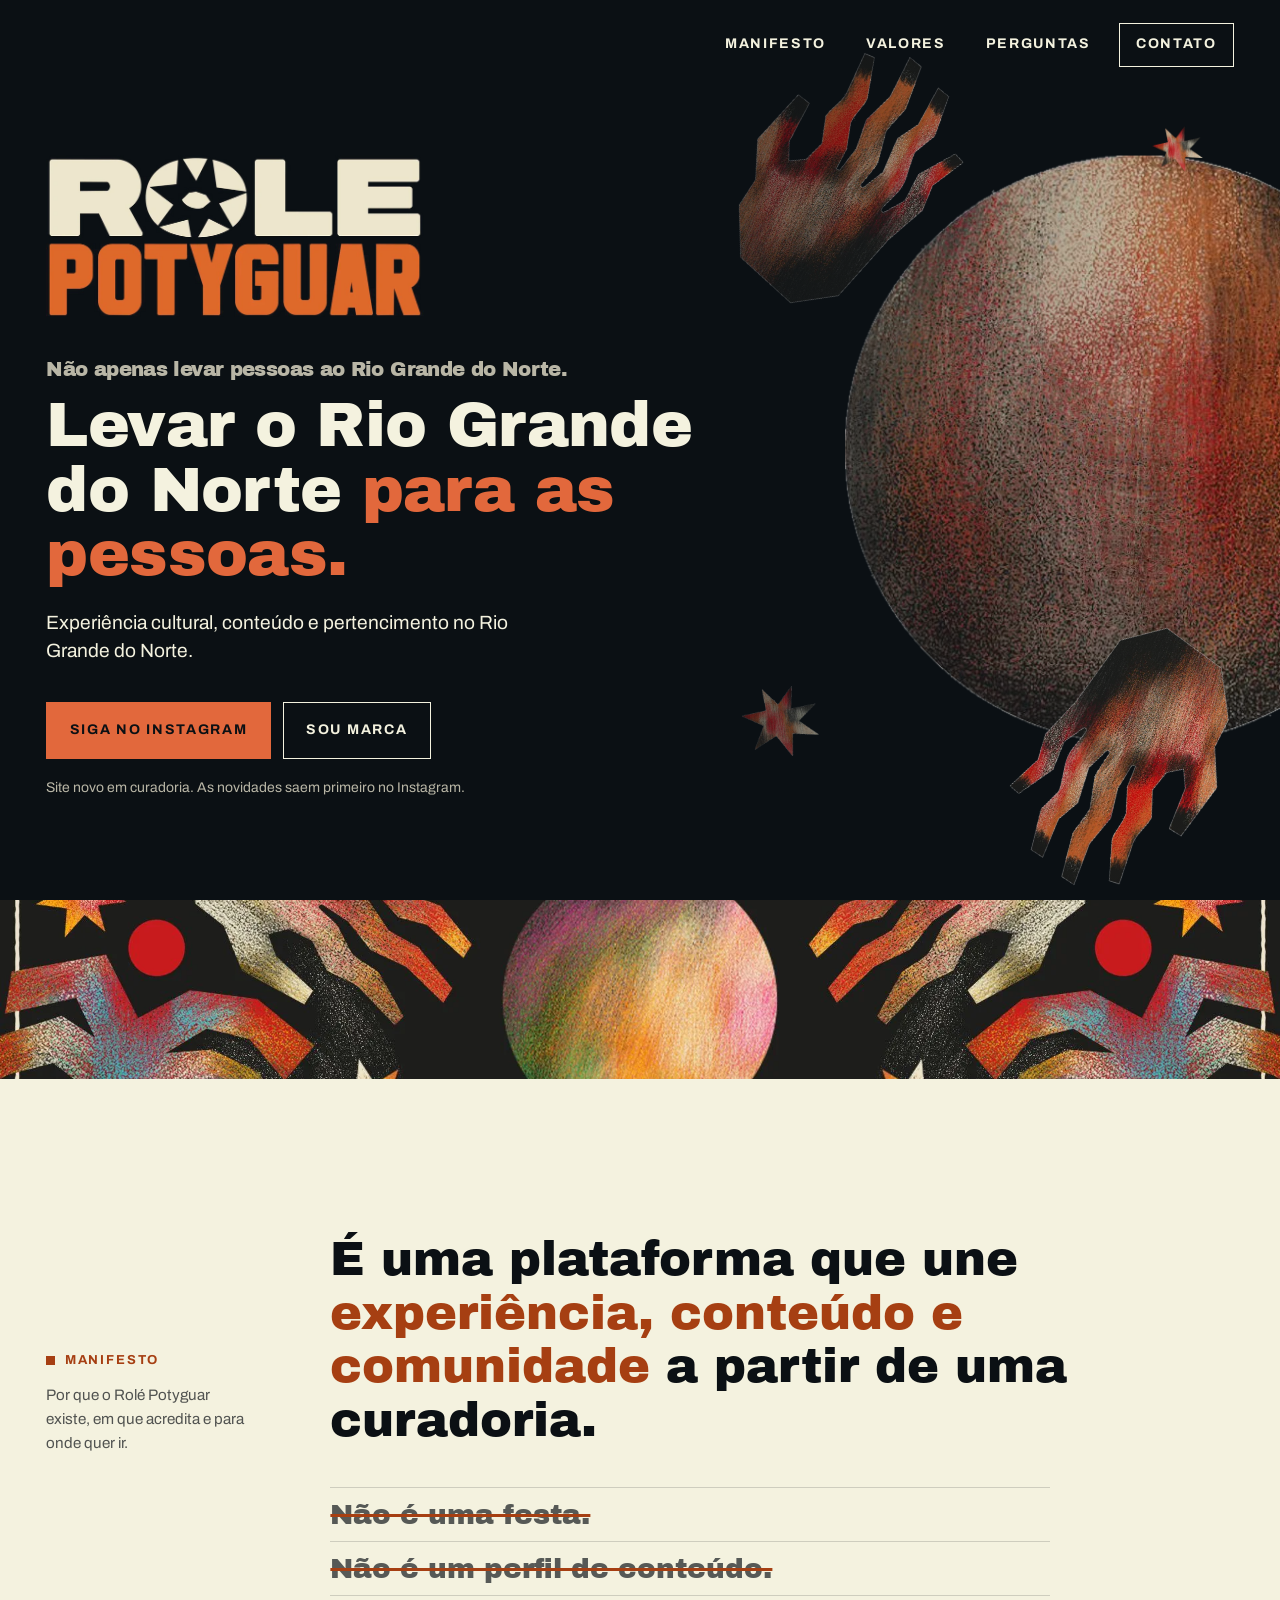
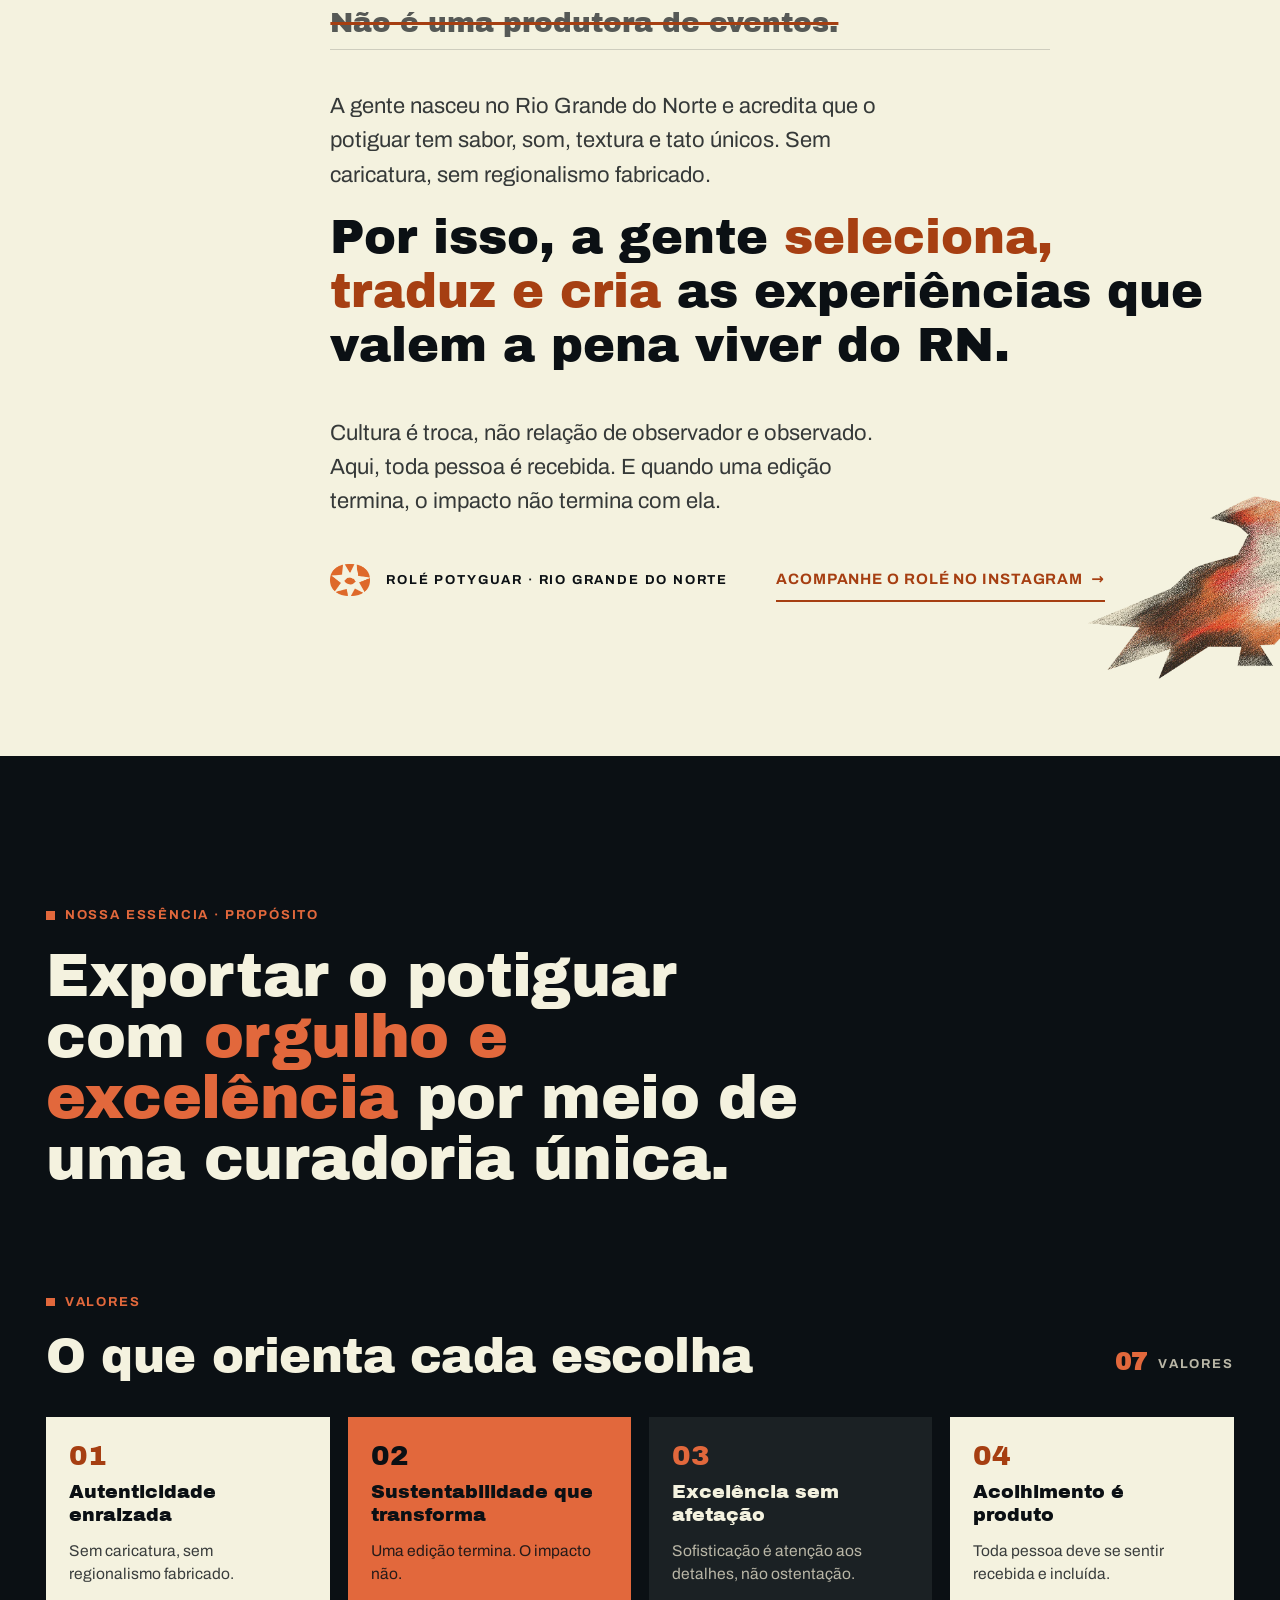
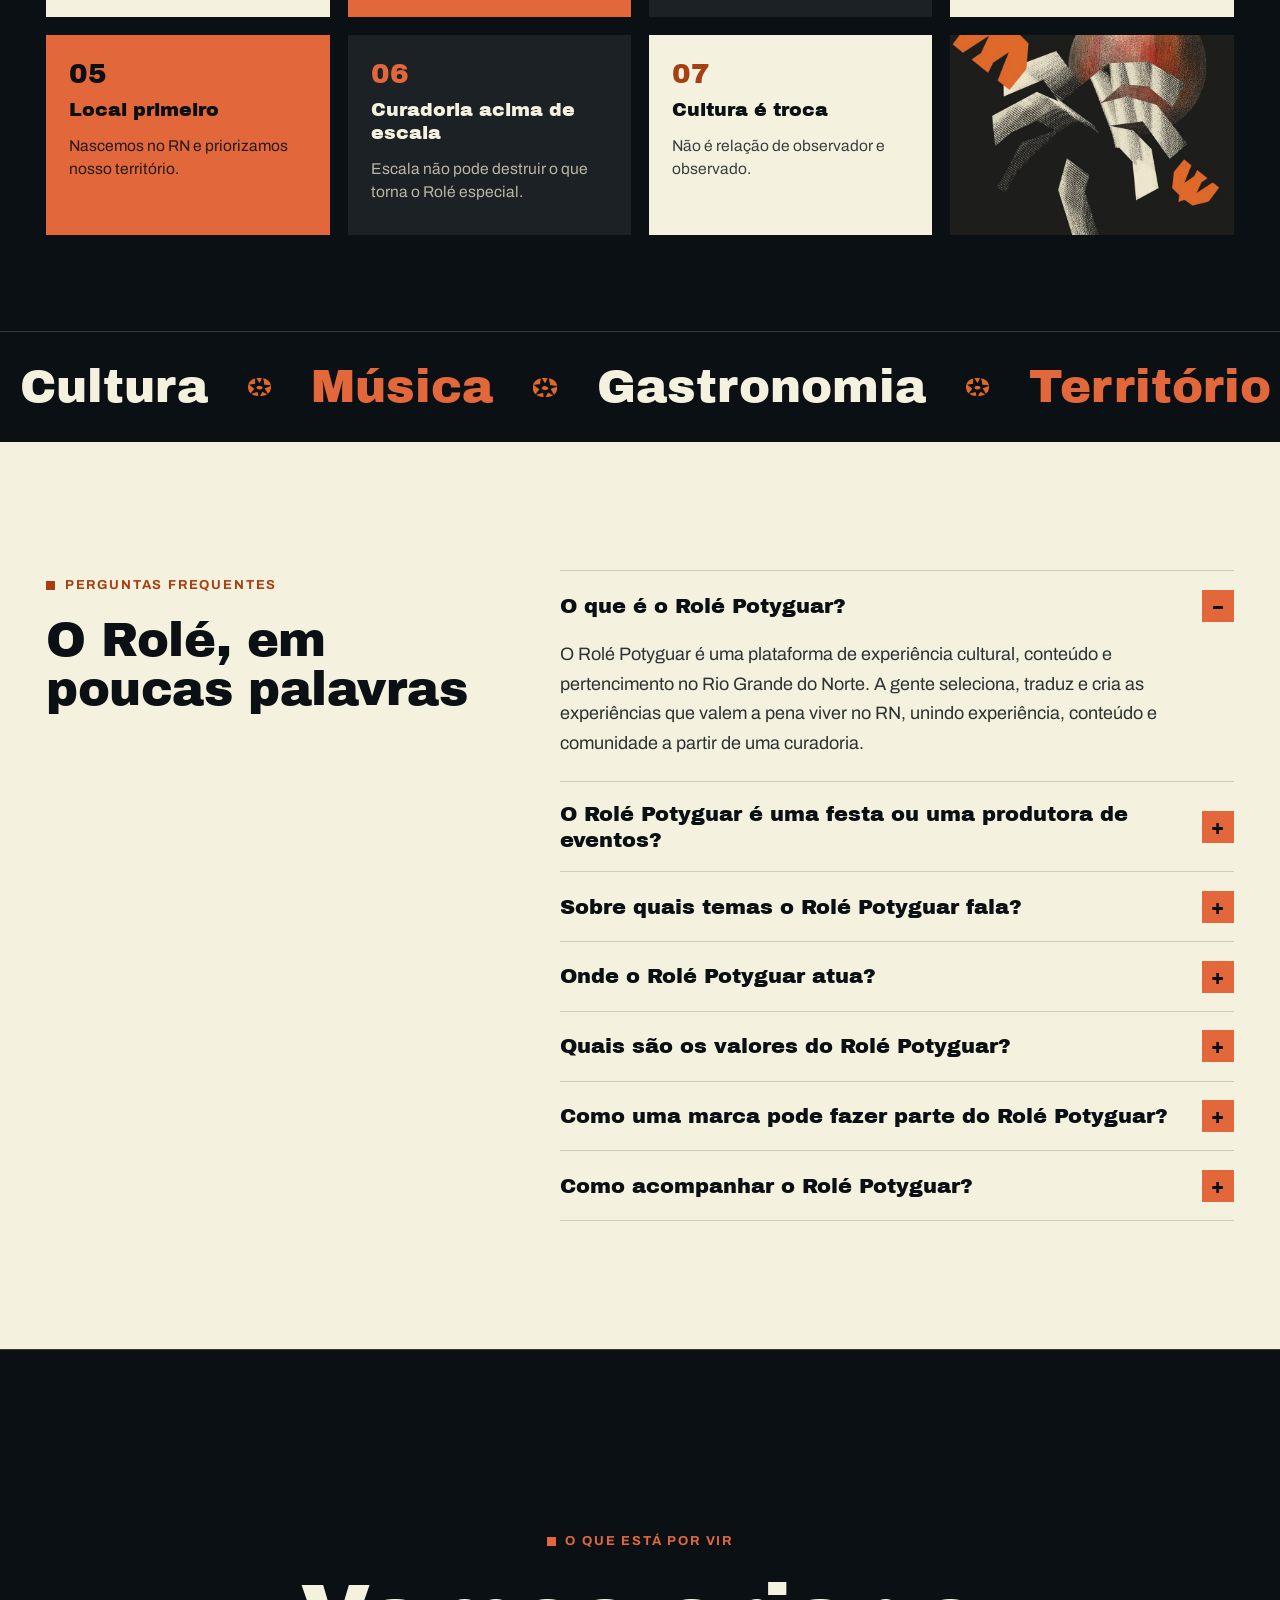
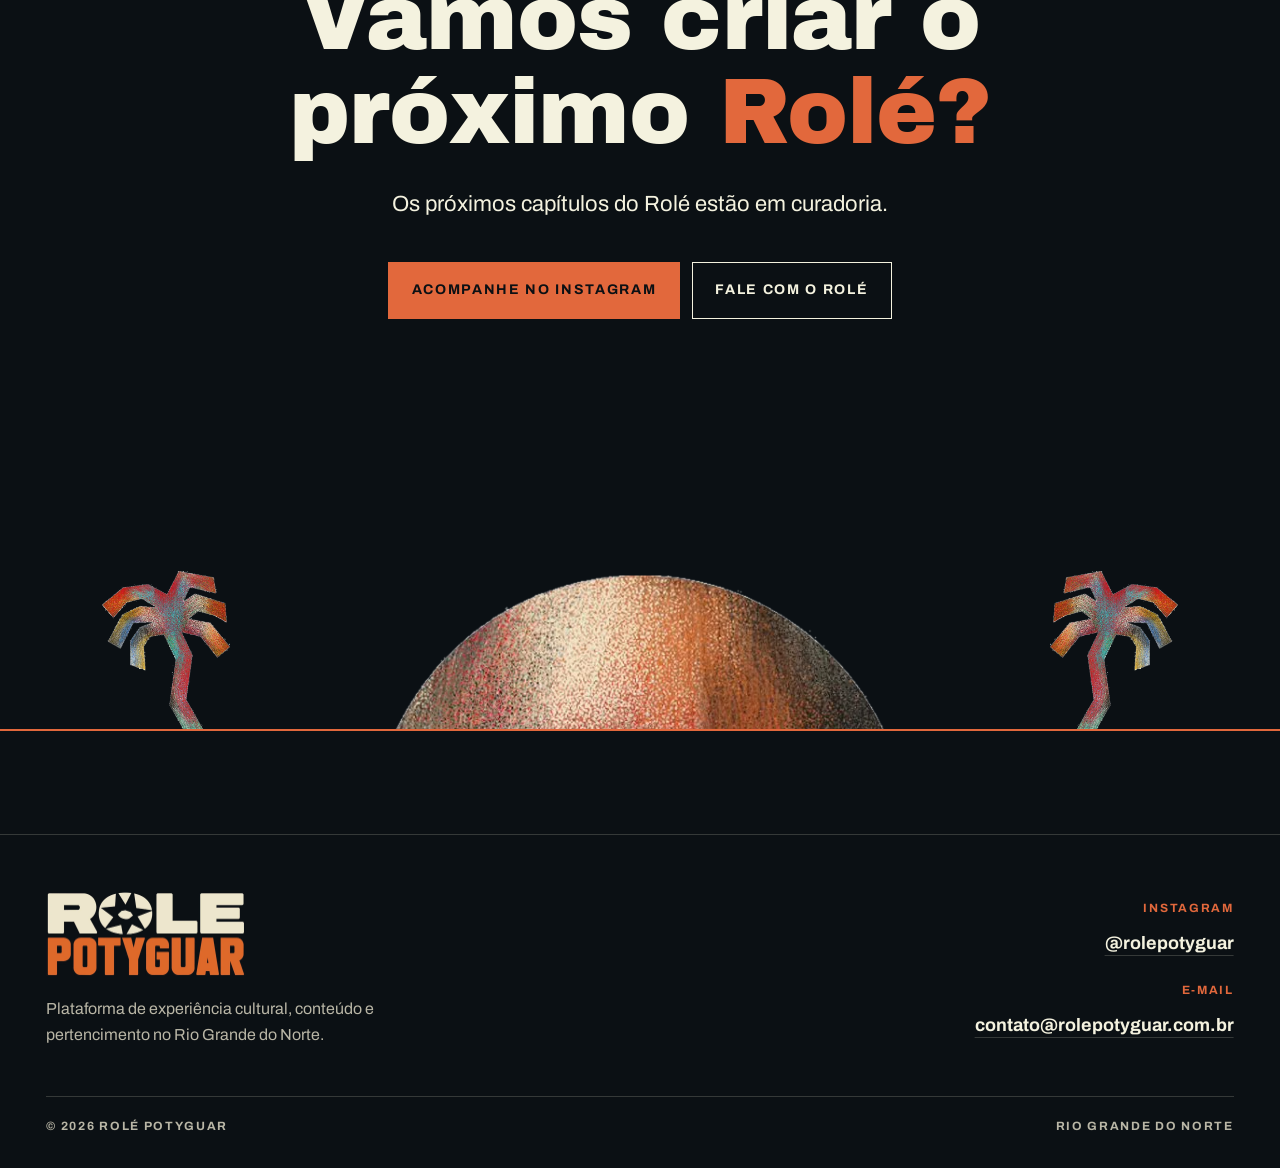
<file: index.html>
<!doctype html>
<html lang="pt-BR">
<head>
  <meta charset="utf-8">
  <meta name="viewport" content="width=device-width, initial-scale=1, viewport-fit=cover">
  <title>Rolé Potyguar | Experiência cultural no Rio Grande do Norte</title>
  <meta name="description" content="O Rolé Potyguar seleciona, traduz e cria as experiências que valem a pena viver no Rio Grande do Norte: cultura, música, gastronomia e comunidade.">
  <meta name="theme-color" content="#0B1014">
  <meta name="robots" content="index, follow, max-image-preview:large, max-snippet:-1">
  <meta name="format-detection" content="telephone=no">

  <!-- URL oficial. PENDENTE: confirmar o domínio (citado no Kit de Mídia). Se mudar, trocar aqui, no JSON-LD, robots.txt, sitemap.xml e llms.txt. -->
  <link rel="canonical" href="https://www.rolepotyguar.com.br/">
  <link rel="alternate" hreflang="pt-BR" href="https://www.rolepotyguar.com.br/">
  <link rel="alternate" hreflang="x-default" href="https://www.rolepotyguar.com.br/">

  <!-- Open Graph / redes sociais -->
  <meta property="og:type" content="website">
  <meta property="og:locale" content="pt_BR">
  <meta property="og:site_name" content="Rolé Potyguar">
  <meta property="og:url" content="https://www.rolepotyguar.com.br/">
  <meta property="og:title" content="Rolé Potyguar — Levar o Rio Grande do Norte para as pessoas">
  <meta property="og:description" content="Experiência cultural, conteúdo e pertencimento no Rio Grande do Norte.">
  <meta property="og:image" content="https://www.rolepotyguar.com.br/assets/img/og-image.jpg">
  <meta property="og:image:width" content="1200">
  <meta property="og:image:height" content="630">
  <meta property="og:image:alt" content="Logo do Rolé Potyguar ao lado de um sol ilustrado, sobre fundo escuro">
  <meta name="twitter:card" content="summary_large_image">
  <meta name="twitter:title" content="Rolé Potyguar — Levar o Rio Grande do Norte para as pessoas">
  <meta name="twitter:description" content="Experiência cultural, conteúdo e pertencimento no Rio Grande do Norte.">
  <meta name="twitter:image" content="https://www.rolepotyguar.com.br/assets/img/og-image.jpg">

  <!-- Dados estruturados: entidade (Organização), site, página e perguntas frequentes -->
  <script type="application/ld+json">
{
  "@context": "https://schema.org",
  "@graph": [
    {
      "@type": "Organization",
      "@id": "https://www.rolepotyguar.com.br/#organizacao",
      "name": "Rolé Potyguar",
      "alternateName": [
        "Rolé",
        "Role Potyguar"
      ],
      "url": "https://www.rolepotyguar.com.br/",
      "logo": {
        "@type": "ImageObject",
        "url": "https://www.rolepotyguar.com.br/assets/img/logo-rp.png",
        "width": 512,
        "height": 512
      },
      "image": "https://www.rolepotyguar.com.br/assets/img/og-image.jpg",
      "description": "Plataforma de experiência cultural, conteúdo e pertencimento no Rio Grande do Norte. Seleciona, traduz e cria as experiências que valem a pena viver no RN.",
      "slogan": "Levar o Rio Grande do Norte para as pessoas.",
      "email": "contato@rolepotyguar.com.br",
      "sameAs": [
        "https://www.instagram.com/rolepotyguar/"
      ],
      "knowsAbout": [
        "Cultura potiguar",
        "Música",
        "Gastronomia",
        "Território",
        "Turismo",
        "Modo de vida",
        "Comunidade",
        "Economia criativa",
        "Rio Grande do Norte"
      ],
      "contactPoint": {
        "@type": "ContactPoint",
        "contactType": "parcerias e imprensa",
        "email": "contato@rolepotyguar.com.br",
        "availableLanguage": "pt-BR"
      },
      "foundingLocation": {
        "@type": "Place",
        "name": "Rio Grande do Norte, Brasil"
      },
      "areaServed": [
        {
          "@type": "AdministrativeArea",
          "name": "Rio Grande do Norte",
          "containedInPlace": {
            "@type": "Country",
            "name": "Brasil"
          }
        },
        "Mundo"
      ]
    },
    {
      "@type": "WebSite",
      "@id": "https://www.rolepotyguar.com.br/#site",
      "url": "https://www.rolepotyguar.com.br/",
      "name": "Rolé Potyguar",
      "inLanguage": "pt-BR",
      "publisher": {
        "@id": "https://www.rolepotyguar.com.br/#organizacao"
      }
    },
    {
      "@type": "WebPage",
      "@id": "https://www.rolepotyguar.com.br/#pagina",
      "url": "https://www.rolepotyguar.com.br/",
      "name": "Rolé Potyguar | Experiência cultural no Rio Grande do Norte",
      "description": "Plataforma de experiência cultural, conteúdo e pertencimento no Rio Grande do Norte. Seleciona, traduz e cria as experiências que valem a pena viver no RN.",
      "inLanguage": "pt-BR",
      "isPartOf": {
        "@id": "https://www.rolepotyguar.com.br/#site"
      },
      "about": {
        "@id": "https://www.rolepotyguar.com.br/#organizacao"
      },
      "primaryImageOfPage": {
        "@type": "ImageObject",
        "url": "https://www.rolepotyguar.com.br/assets/img/og-image.jpg",
        "width": 1200,
        "height": 630
      }
    },
    {
      "@type": "FAQPage",
      "@id": "https://www.rolepotyguar.com.br/#perguntas",
      "url": "https://www.rolepotyguar.com.br/#perguntas",
      "inLanguage": "pt-BR",
      "isPartOf": {
        "@id": "https://www.rolepotyguar.com.br/#pagina"
      },
      "mainEntity": [
        {
          "@type": "Question",
          "name": "O que é o Rolé Potyguar?",
          "acceptedAnswer": {
            "@type": "Answer",
            "text": "O Rolé Potyguar é uma plataforma de experiência cultural, conteúdo e pertencimento no Rio Grande do Norte. A gente seleciona, traduz e cria as experiências que valem a pena viver no RN, unindo experiência, conteúdo e comunidade a partir de uma curadoria."
          }
        },
        {
          "@type": "Question",
          "name": "O Rolé Potyguar é uma festa ou uma produtora de eventos?",
          "acceptedAnswer": {
            "@type": "Answer",
            "text": "Não. O Rolé não é uma festa, não é um perfil de conteúdo e não é uma produtora de eventos. É uma plataforma que une experiência, conteúdo e comunidade a partir de uma curadoria."
          }
        },
        {
          "@type": "Question",
          "name": "Sobre quais temas o Rolé Potyguar fala?",
          "acceptedAnswer": {
            "@type": "Answer",
            "text": "Cultura, música, gastronomia, território, turismo, modo de vida, comunidade e economia criativa, sempre a partir do Rio Grande do Norte."
          }
        },
        {
          "@type": "Question",
          "name": "Onde o Rolé Potyguar atua?",
          "acceptedAnswer": {
            "@type": "Answer",
            "text": "O Rolé Potyguar é um movimento global. Nasceu no Rio Grande do Norte, valoriza o próprio território e acontece do RN para o mundo."
          }
        },
        {
          "@type": "Question",
          "name": "Quais são os valores do Rolé Potyguar?",
          "acceptedAnswer": {
            "@type": "Answer",
            "text": "Autenticidade enraizada, sustentabilidade que transforma, excelência sem afetação, acolhimento é produto, local primeiro, curadoria acima de escala e cultura é troca."
          }
        },
        {
          "@type": "Question",
          "name": "Como uma marca pode fazer parte do Rolé Potyguar?",
          "acceptedAnswer": {
            "@type": "Answer",
            "text": "Cada proposta é desenhada sob medida, a partir do desafio da marca. Os formatos incluem conteúdo de marca, experiência de marca, patrocínio, ativação com criadores, curadoria cultural, produção de conteúdo, cocriação de experiências, experiência de produto e hospitalidade. O contato é pelo e-mail contato@rolepotyguar.com.br."
          }
        },
        {
          "@type": "Question",
          "name": "Como acompanhar o Rolé Potyguar?",
          "acceptedAnswer": {
            "@type": "Answer",
            "text": "Pelo Instagram @rolepotyguar, onde as novidades saem primeiro."
          }
        }
      ]
    }
  ]
}
  </script>

  <link rel="icon" type="image/png" sizes="64x64" href="favicon.png">
  <link rel="icon" type="image/png" sizes="192x192" href="assets/img/icon-192.png">
  <link rel="apple-touch-icon" href="apple-touch-icon.png">
  <link rel="manifest" href="site.webmanifest">

  <!-- Tipografia oficial (Kit de Mídia 2026): Archivo Black + Archivo — hospedadas localmente (SIL OFL) -->
  <link rel="preload" as="font" type="font/woff2" href="assets/fonts/archivo-black-latin-400-normal.woff2" crossorigin>

  <link rel="preload" as="image" href="assets/img/logo-rp.webp" fetchpriority="high">
  <link rel="preload" as="image" href="assets/img/ilustra-sol.webp" imagesrcset="assets/img/ilustra-sol-320.webp 320w, assets/img/ilustra-sol.webp 577w" imagesizes="(max-width: 760px) 26svh, 46vw">
  <link rel="stylesheet" href="css/styles.css">
  <script>document.documentElement.classList.add('js');</script>
</head>
<body>
  <a class="skip-link" href="#manifesto">Pular para o manifesto</a>

  <header class="site-header" id="topo">
    <nav class="site-nav" aria-label="Principal">
      <ul>
        <li class="nav-hide-sm"><a href="#manifesto">Manifesto</a></li>
        <li class="nav-hide-sm"><a href="#essencia">Valores</a></li>
        <li class="nav-hide-sm"><a href="#perguntas">Perguntas</a></li>
        <li><a class="nav-cta" href="#contato">Contato</a></li>
      </ul>
    </nav>
  </header>

  <main>
    <!-- ============================================================
         01 — HERO · 3 níveis: logo → promessa → ação
         ============================================================ -->
    <section class="hero" id="inicio" aria-labelledby="hero-title">
      <div class="hero__art" aria-hidden="true">
        <img class="sun" src="assets/img/ilustra-sol.webp" srcset="assets/img/ilustra-sol-320.webp 320w, assets/img/ilustra-sol.webp 577w" sizes="(max-width: 760px) 26svh, 46vw" alt="" width="577" height="577" fetchpriority="high" decoding="async">
        <img class="hand hand--a" fetchpriority="low" decoding="async" src="assets/img/ilustra-mao.webp" alt="" width="700" height="577">
        <img class="hand hand--b" fetchpriority="low" decoding="async" src="assets/img/ilustra-mao.webp" alt="" width="700" height="577">
        <img class="star star--a" fetchpriority="low" decoding="async" src="assets/img/ilustra-estrela.webp" alt="" width="431" height="392">
        <img class="star star--b" fetchpriority="low" decoding="async" src="assets/img/ilustra-estrela-2.webp" alt="" width="432" height="392">
      </div>
      <div class="hero__veil" aria-hidden="true"></div>

      <div class="hero__content">
        <h1 class="hero__logo-h">
          <img class="hero__logo" src="assets/img/logo-rp.webp" alt="Rolé Potyguar" width="800" height="343" fetchpriority="high">
        </h1>
        <p class="display hero__title" id="hero-title"><span class="hero__kicker">Não apenas levar pessoas ao Rio Grande do Norte.</span> Levar o Rio Grande do Norte <span class="hl">para as pessoas.</span></p>
        <p class="hero__sub">Experiência cultural, conteúdo e pertencimento no Rio Grande do Norte.</p>
        <div class="hero__cta">
          <a class="btn btn--primary" href="https://www.instagram.com/rolepotyguar/" target="_blank" rel="noopener">Siga no Instagram</a>
          <a class="btn btn--ghost" href="mailto:contato@rolepotyguar.com.br?subject=Parceria%20com%20o%20Rol%C3%A9%20Potyguar">Sou marca</a>
        </div>
        <p class="hero__note">Site novo em curadoria. As novidades saem primeiro no Instagram.</p>
      </div>
    </section>

    <div class="pattern-band" aria-hidden="true">
      <img src="assets/img/padrao-faixa.webp" alt="" width="1920" height="540" loading="lazy">
    </div>

    <!-- ============================================================
         02 — MANIFESTO
         ============================================================ -->
    <section class="manifesto on-light" id="manifesto" aria-labelledby="manifesto-title">
      <div class="wrap manifesto__grid">
        <aside class="manifesto__aside reveal">
          <h2 class="eyebrow" id="manifesto-title">Manifesto</h2>
          <p>Por que o Rolé Potyguar existe, em que acredita e para onde quer ir.</p>
        </aside>

        <div class="manifesto__text">
          <p class="reveal">É uma plataforma que une <span class="hl">experiência, conteúdo e comunidade</span> a partir de uma curadoria.</p>

          <ul class="negations reveal" aria-label="O que o Rolé não é">
            <li>Não é uma festa.</li>
            <li>Não é um perfil de conteúdo.</li>
            <li>Não é uma produtora de eventos.</li>
          </ul>

          <p class="quiet reveal">A gente nasceu no Rio Grande do Norte e acredita que o potiguar tem sabor, som, textura e tato únicos. Sem caricatura, sem regionalismo fabricado.</p>

          <p class="reveal">Por isso, a gente <span class="hl">seleciona, traduz e cria</span> as experiências que valem a pena viver do RN.</p>

          <p class="quiet reveal">Cultura é troca, não relação de observador e observado. Aqui, toda pessoa é recebida. E quando uma edição termina, o impacto não termina com ela.</p>

          <div class="manifesto__end reveal">
            <div class="manifesto__sign">
              <img src="assets/img/simbolo-estrela.webp" alt="" width="600" height="471" aria-hidden="true">
              Rolé Potyguar · Rio Grande do Norte
            </div>
            <a class="link-arrow" href="https://www.instagram.com/rolepotyguar/" target="_blank" rel="noopener">Acompanhe o Rolé no Instagram <span aria-hidden="true">→</span></a>
          </div>
        </div>
      </div>
      <img class="manifesto__deco" src="assets/img/ilustra-passaro.webp" alt="" width="721" height="574" loading="lazy" aria-hidden="true">
    </section>

    <!-- ============================================================
         03 — NOSSA ESSÊNCIA
         ============================================================ -->
    <section class="essencia" id="essencia" aria-labelledby="essencia-title">
      <div class="wrap">
        <div class="purpose">
          <div class="reveal">
            <p class="eyebrow">Nossa essência · Propósito</p>
            <h2 class="display" id="essencia-title">Exportar o potiguar com <span class="hl">orgulho e excelência</span> por meio de uma curadoria única.</h2>
          </div>
        </div>

        <div class="values-head reveal">
          <div>
            <p class="eyebrow">Valores</p>
            <h2 class="display" id="valores-title">O que orienta cada escolha</h2>
          </div>
          <p class="values-count" aria-hidden="true"><span>07</span> valores</p>
        </div>
        <!-- Anatomia fixa de cada card: número → valor → o que significa na prática.
             Ciclo de cores do Kit de Mídia (slide 5): areia → laranja → carvão. -->
        <ol class="values reveal" aria-labelledby="valores-title">
          <li class="value value--areia"><span class="n" aria-hidden="true">01</span><h3>Autenticidade enraizada</h3><p>Sem caricatura, sem regionalismo fabricado.</p></li>
          <li class="value value--laranja"><span class="n" aria-hidden="true">02</span><h3>Sustentabilidade que transforma</h3><p>Uma edição termina. O impacto não.</p></li>
          <li class="value value--carvao"><span class="n" aria-hidden="true">03</span><h3>Excelência sem afetação</h3><p>Sofisticação é atenção aos detalhes, não ostentação.</p></li>
          <li class="value value--areia"><span class="n" aria-hidden="true">04</span><h3>Acolhimento é produto</h3><p>Toda pessoa deve se sentir recebida e incluída.</p></li>
          <li class="value value--laranja"><span class="n" aria-hidden="true">05</span><h3>Local primeiro</h3><p>Nascemos no RN e priorizamos nosso território.</p></li>
          <li class="value value--carvao"><span class="n" aria-hidden="true">06</span><h3>Curadoria acima de escala</h3><p>Escala não pode destruir o que torna o Rolé especial.</p></li>
          <li class="value value--areia"><span class="n" aria-hidden="true">07</span><h3>Cultura é troca</h3><p>Não é relação de observador e observado.</p></li>
          <li class="value value--art" aria-hidden="true"><img src="assets/img/ilustra-dancante.webp" alt="" width="800" height="960" loading="lazy"></li>
        </ol>
      </div>

      <div class="verbs" aria-label="Do que o Rolé fala: cultura, música, gastronomia, território, turismo, modo de vida, comunidade, economia criativa">
        <div class="verbs__track">
          <ul><li>Cultura</li><li>Música</li><li>Gastronomia</li><li>Território</li><li>Turismo</li><li>Modo de vida</li><li>Comunidade</li><li>Economia criativa</li></ul>
          <ul aria-hidden="true"><li>Cultura</li><li>Música</li><li>Gastronomia</li><li>Território</li><li>Turismo</li><li>Modo de vida</li><li>Comunidade</li><li>Economia criativa</li></ul>
        </div>
      </div>
    </section>

    <!-- ============================================================
         PERGUNTAS FREQUENTES · respostas citáveis (SEO/GEO), espelhadas no JSON-LD FAQPage
         ============================================================ -->
    <section class="faq on-light" id="perguntas" aria-labelledby="faq-title">
      <div class="wrap faq__grid">
        <div class="faq__head reveal">
          <p class="eyebrow">Perguntas frequentes</p>
          <h2 class="display" id="faq-title">O Rolé, em poucas palavras</h2>
        </div>
        <div class="faq__list reveal">
          <details class="faq__item" open>
            <summary><h3>O que é o Rolé Potyguar?</h3></summary>
            <p>O Rolé Potyguar é uma plataforma de experiência cultural, conteúdo e pertencimento no Rio Grande do Norte. A gente seleciona, traduz e cria as experiências que valem a pena viver no RN, unindo experiência, conteúdo e comunidade a partir de uma curadoria.</p>
          </details>
          <details class="faq__item">
            <summary><h3>O Rolé Potyguar é uma festa ou uma produtora de eventos?</h3></summary>
            <p>Não. O Rolé não é uma festa, não é um perfil de conteúdo e não é uma produtora de eventos. É uma plataforma que une experiência, conteúdo e comunidade a partir de uma curadoria.</p>
          </details>
          <details class="faq__item">
            <summary><h3>Sobre quais temas o Rolé Potyguar fala?</h3></summary>
            <p>Cultura, música, gastronomia, território, turismo, modo de vida, comunidade e economia criativa, sempre a partir do Rio Grande do Norte.</p>
          </details>
          <details class="faq__item">
            <summary><h3>Onde o Rolé Potyguar atua?</h3></summary>
            <p>O Rolé Potyguar é um movimento global. Nasceu no Rio Grande do Norte, valoriza o próprio território e acontece do RN para o mundo.</p>
          </details>
          <details class="faq__item">
            <summary><h3>Quais são os valores do Rolé Potyguar?</h3></summary>
            <p>Autenticidade enraizada, sustentabilidade que transforma, excelência sem afetação, acolhimento é produto, local primeiro, curadoria acima de escala e cultura é troca.</p>
          </details>
          <details class="faq__item">
            <summary><h3>Como uma marca pode fazer parte do Rolé Potyguar?</h3></summary>
            <p>Cada proposta é desenhada sob medida, a partir do desafio da marca. Os formatos incluem conteúdo de marca, experiência de marca, patrocínio, ativação com criadores, curadoria cultural, produção de conteúdo, cocriação de experiências, experiência de produto e hospitalidade. O contato é pelo e-mail contato@rolepotyguar.com.br.</p>
          </details>
          <details class="faq__item">
            <summary><h3>Como acompanhar o Rolé Potyguar?</h3></summary>
            <p>Pelo Instagram @rolepotyguar, onde as novidades saem primeiro.</p>
          </details>
        </div>
      </div>
    </section>

    <!-- ============================================================
         04 — O QUE ESTÁ POR VIR
         ============================================================ -->
    <section class="porvir" id="por-vir" aria-labelledby="porvir-title">
      <div class="wrap">
        <p class="eyebrow reveal">O que está por vir</p>
        <h2 class="display reveal" id="porvir-title">Vamos criar o próximo <span class="hl">Rolé?</span></h2>
        <p class="porvir__lead reveal">Os próximos capítulos do Rolé estão em curadoria.</p>
        <div class="porvir__cta reveal">
          <a class="btn btn--primary" href="https://www.instagram.com/rolepotyguar/" target="_blank" rel="noopener">Acompanhe no Instagram</a>
          <a class="btn btn--ghost" href="mailto:contato@rolepotyguar.com.br">Fale com o Rolé</a>
        </div>
      </div>
      <div class="horizon" aria-hidden="true">
        <img class="palm palm--l" src="assets/img/ilustra-palmeira.webp" alt="" width="460" height="584" loading="lazy">
        <img class="sun" src="assets/img/ilustra-sol.webp" alt="" width="577" height="577" loading="lazy">
        <img class="palm palm--r" src="assets/img/ilustra-palmeira.webp" alt="" width="460" height="584" loading="lazy">
      </div>
    </section>
  </main>

  <!-- ============================================================
       05 — FOOTER
       ============================================================ -->
  <footer class="site-footer" id="contato">
    <div class="wrap">
      <div class="footer__grid">
        <div>
          <img class="footer__logo" src="assets/img/logo-rp.webp" alt="Rolé Potyguar" width="800" height="343" loading="lazy">
          <p class="footer__tag">Plataforma de experiência cultural, conteúdo e pertencimento no Rio Grande do Norte.</p>
        </div>
        <ul class="footer__channels">
          <li><span>Instagram</span><a href="https://www.instagram.com/rolepotyguar/" target="_blank" rel="noopener">@rolepotyguar</a></li>
          <li><span>E-mail</span><a href="mailto:contato@rolepotyguar.com.br">contato@rolepotyguar.com.br</a></li>
        </ul>
      </div>
      <div class="footer__base">
        <span>© <span id="ano">2026</span> Rolé Potyguar</span>
        <span>Rio Grande do Norte</span>
      </div>
    </div>
  </footer>

  <!-- Atalho fixo no celular: aparece depois da 1ª dobra e some perto do fim -->
  <a class="sticky-cta" href="https://www.instagram.com/rolepotyguar/" target="_blank" rel="noopener" aria-hidden="true" tabindex="-1">Siga o Rolé no Instagram</a>

  <script src="js/main.js" defer></script>
</body>
</html>
</file>
<file: css/styles.css>
/* ==========================================================================
   Rolé Potyguar — Landing "Em curadoria"
   Tokens extraídos do Kit de Mídia 2026 (fonte de verdade visual).
   Para ajustar a marca, altere apenas este bloco :root.
   ========================================================================== */
:root {
  /* Cores oficiais (Kit de Mídia 2026) */
  --rp-noite: #0B1014;      /* fundo escuro principal */
  --rp-areia: #F4F2DF;      /* creme / texto claro */
  --rp-laranja: #E2683C;    /* laranja de destaque */
  --rp-terra: #A63F12;      /* terracota — destaque sobre creme */
  --rp-cinza: #B9B6A6;      /* rótulos e textos de apoio */
  --rp-carvao: #1B2124;     /* fundo dos cards escuros (Kit de Mídia, slide 5) */

  /* Derivados (apenas transparências das cores oficiais) */
  --rp-noite-2: rgba(244, 242, 223, 0.06);
  --rp-linha-clara: rgba(244, 242, 223, 0.18);
  --rp-linha-escura: rgba(11, 16, 20, 0.16);

  /* Tipografia oficial */
  --font-display: "Archivo Black", "Archivo", system-ui, sans-serif;
  --font-body: "Archivo", system-ui, -apple-system, "Segoe UI", sans-serif;

  /* Escala */
  --fs-eyebrow: 0.8125rem;                         /* 13pt no kit */
  --fs-body: clamp(1rem, 0.95rem + 0.25vw, 1.125rem);
  --fs-lead: clamp(1.125rem, 1rem + 0.6vw, 1.375rem);
  --fs-h3: clamp(1.125rem, 1rem + 0.5vw, 1.375rem);
  --fs-h2: clamp(2rem, 1.4rem + 3vw, 3.75rem);
  --fs-display: clamp(2.5rem, 1.4rem + 5.4vw, 6rem);

  --gutter: clamp(1rem, 0.5rem + 3vw, 4rem);
  --max: 1280px;
  --radius: 0;            /* o kit usa blocos retos, sem cantos arredondados */
  --ease: cubic-bezier(.2, .7, .2, 1);
}

@font-face { font-family: "Archivo Black"; src: url("../assets/fonts/archivo-black-latin-400-normal.woff2") format("woff2"); font-weight: 400; font-style: normal; font-display: swap; }
@font-face { font-family: "Archivo"; src: url("../assets/fonts/archivo-latin-400-normal.woff2") format("woff2"); font-weight: 400; font-style: normal; font-display: swap; }
@font-face { font-family: "Archivo"; src: url("../assets/fonts/archivo-latin-700-normal.woff2") format("woff2"); font-weight: 700; font-style: normal; font-display: swap; }

*, *::before, *::after { box-sizing: border-box; }
html { -webkit-text-size-adjust: 100%; scroll-behavior: smooth; }
body {
  margin: 0;
  background: var(--rp-noite);
  color: var(--rp-areia);
  font-family: var(--font-body);
  font-size: var(--fs-body);
  line-height: 1.6;
  text-rendering: optimizeLegibility;
  -webkit-font-smoothing: antialiased;
  overflow-x: hidden;
}
img { display: block; max-width: 100%; height: auto; }
a { color: inherit; }
::selection { background: var(--rp-laranja); color: var(--rp-noite); }

.skip-link {
  position: absolute; left: 1rem; top: -100px; z-index: 100;
  background: var(--rp-laranja); color: var(--rp-noite);
  padding: .75rem 1rem; font-weight: 700; text-decoration: none;
}
.skip-link:focus { top: 1rem; }
:focus-visible { outline: 3px solid var(--rp-laranja); outline-offset: 3px; }

.wrap { width: 100%; max-width: var(--max); margin: 0 auto; padding: 0 var(--gutter); }

/* Rótulo de seção — como "QUEM SOMOS", "PROPÓSITO" no kit */
.eyebrow {
  font-family: var(--font-body);
  font-size: var(--fs-eyebrow);
  font-weight: 700;
  letter-spacing: .14em;
  text-transform: uppercase;
  color: var(--rp-laranja);
  margin: 0 0 1.25rem;
  display: inline-flex; align-items: center; gap: .6rem;
}
.eyebrow::before { content: ""; width: .55rem; height: .55rem; background: currentColor; }
.on-light .eyebrow { color: var(--rp-terra); }

.display {
  font-family: var(--font-display);
  font-weight: 400;
  line-height: 1.02;
  letter-spacing: -0.01em;
  margin: 0;
}
.hl { color: var(--rp-laranja); }
.on-light .hl { color: var(--rp-terra); }

/* ==========================================================================
   Header · navegação mínima (rola junto com a 1ª dobra, sem barra por cima do conteúdo)
   ========================================================================== */
.site-header {
  position: absolute; inset: 0 0 auto 0; z-index: 5;
  display: flex; align-items: center; justify-content: flex-end;
  padding: clamp(.75rem, 2.5svh, 1.5rem) var(--gutter) 0;
}
.site-nav ul { list-style: none; margin: 0; padding: 0; display: flex; align-items: center; gap: clamp(.25rem, 1.5vw, 1rem); }
.site-nav a {
  display: inline-flex; align-items: center; min-height: 44px; padding: 0 .75rem;
  font-size: .875rem; font-weight: 700; letter-spacing: .12em; text-transform: uppercase;
  text-decoration: none; color: var(--rp-areia);
  transition: color .25s var(--ease), background .25s var(--ease);
}
.site-nav a:hover { color: var(--rp-laranja); }
.site-nav .nav-cta { border: 1px solid var(--rp-areia); padding: 0 1rem; }
.site-nav .nav-cta:hover { background: var(--rp-areia); color: var(--rp-noite); }
@media (max-width: 560px) { .nav-hide-sm { display: none; } }

/* ==========================================================================
   01 — Hero · 3 níveis: logo → promessa → ação
   ========================================================================== */
.hero {
  position: relative;
  min-height: 100svh;
  display: grid;
  grid-template-columns: 1fr;
  overflow: hidden;
  isolation: isolate;
}
.hero__content {
  position: relative; z-index: 2;
  display: flex; flex-direction: column; justify-content: center;
  padding: clamp(4.5rem, 11svh, 6.5rem) var(--gutter) clamp(1.5rem, 5svh, 3rem);
  max-width: 820px;
}
.hero__logo-h { margin: 0; line-height: 0; }
.hero__logo { width: min(380px, 72vw, 42svh); margin-bottom: clamp(1rem, 4.5svh, 3rem); }
.hero__title { font-size: clamp(1.75rem, min(5vw, 7svh), 4.25rem); }
.hero__kicker {
  display: block;
  font-size: clamp(.95rem, min(1.55vw, 2.5svh), 1.3rem);
  line-height: 1.25;
  color: var(--rp-cinza);
  margin-bottom: clamp(.4rem, 1.2svh, .75rem);
}
.hero__sub {
  font-size: clamp(1rem, min(1.5vw, 2.4svh), 1.25rem);
  line-height: 1.5;
  max-width: 44ch;
  margin: clamp(.75rem, 2.5svh, 1.5rem) 0 0;
  color: var(--rp-areia);
}
.hero__cta { display: flex; flex-wrap: wrap; gap: .75rem; margin-top: clamp(1.25rem, 4svh, 2.25rem); }
.hero__note { margin: clamp(.75rem, 2svh, 1.25rem) 0 0; font-size: .875rem; color: var(--rp-cinza); }

/* Composição ilustrada — inspirada na capa e encerramento do kit */
.hero__art { position: absolute; inset: 0; z-index: 1; pointer-events: none; }
.hero__art img { position: absolute; }
.hero__art .sun {
  width: clamp(240px, 46vw, 640px);
  right: -12vw; top: 50%;
  transform: translateY(calc(-50% + var(--py, 0px)));
  opacity: .9;
}
.hero__art .hand { width: clamp(130px, 20vw, 300px); }
.hero__art .hand--a { right: 24vw; top: 8%; transform: rotate(-24deg) translateY(var(--py2, 0px)); }
.hero__art .hand--b { right: 2vw; bottom: 4%; transform: rotate(150deg) translateY(var(--py2, 0px)); }
.hero__art .star { width: clamp(48px, 6vw, 90px); }
.hero__art .star--a { right: 36vw; bottom: 16%; }
.hero__art .star--b { right: 6vw; top: 14%; width: clamp(36px, 4vw, 64px); }
.hero__veil {
  position: absolute; inset: 0; z-index: 1;
  background: linear-gradient(90deg, var(--rp-noite) 0%, rgba(11,16,20,.92) 38%, rgba(11,16,20,.35) 70%, rgba(11,16,20,0) 100%);
}

/* Celular: a arte ganha um palco próprio no topo, 100% visível, e o texto vem logo abaixo */
@media (max-width: 760px) {
  .hero { display: flex; flex-direction: column; }
  .hero__veil { display: none; }
  .hero__art { position: relative; inset: auto; height: clamp(150px, 30svh, 300px); flex: none; margin-top: clamp(3.75rem, 8svh, 4.5rem); }
  .hero__art .sun { width: min(58vw, 26svh); right: 8vw; top: auto; bottom: 0; transform: translateY(var(--py, 0px)); opacity: 1; }
  .hero__art .hand--a { width: min(34vw, 17svh); right: auto; left: 8vw; top: auto; bottom: 8%; transform: rotate(-30deg); }
  .hero__art .hand--b { display: none; }
  .hero__art .star--a { width: min(11vw, 5.5svh); right: auto; left: 38vw; bottom: auto; top: 40%; }
  .hero__art .star--b { width: min(9vw, 4.5svh); right: auto; left: 6vw; top: 22%; }
  .hero__content { flex: 1; justify-content: flex-start; padding-top: clamp(1rem, 3svh, 2rem); }
  .hero__logo { width: min(300px, 64vw, 15svh * 2.33); }
  .hero__cta { gap: .6rem; }
  .hero__cta { flex-wrap: nowrap; }
  .hero__cta .btn { padding: .9rem .9rem; letter-spacing: .07em; white-space: nowrap; }
  .hero__note { font-size: .875rem; }
}
@media (max-width: 760px) and (max-height: 700px) {
  .hero__art { height: 20svh; }
  .hero__art .sun { width: 20svh; }
  .hero__art .hand--a { width: 13svh; }
  .hero__kicker { display: none; }
}

/* ==========================================================================
   Faixa de padrão (ilustração oficial)
   ========================================================================== */
.pattern-band { height: clamp(90px, 14vw, 180px); background: var(--rp-noite) center / cover no-repeat; }
.pattern-band img { width: 100%; height: 100%; object-fit: cover; }

/* ==========================================================================
   02 — Manifesto
   ========================================================================== */
.manifesto {
  background: var(--rp-areia);
  color: var(--rp-noite);
  padding: clamp(5rem, 12vw, 10rem) 0;
  position: relative;
  overflow: hidden;
}
.manifesto__grid { display: grid; grid-template-columns: 1fr; gap: 2rem; }
@media (min-width: 960px) {
  .manifesto__grid { grid-template-columns: 220px 1fr; gap: 4rem; }
  .manifesto__aside { position: sticky; top: 7rem; align-self: start; }
}
.manifesto__aside .eyebrow { margin-bottom: .75rem; }
.manifesto__aside p { margin: 0; color: rgba(11,16,20,.7); font-size: .95rem; max-width: 22ch; }
.manifesto__text { max-width: 900px; }
.manifesto__text p {
  font-family: var(--font-display);
  font-size: clamp(1.6rem, 1.05rem + 2.5vw, 3rem);
  line-height: 1.12;
  margin: 0 0 .9em;
}
.manifesto__text p.quiet {
  font-family: var(--font-body);
  font-size: var(--fs-lead);
  line-height: 1.55;
  font-weight: 400;
  max-width: 44ch;
  color: rgba(11,16,20,.82);
}
/* Negações riscadas (gesto do slide 2 do kit), logo depois da afirmação */
.manifesto__text .negations { list-style: none; padding: 0; margin: -.2em 0 2.2em; max-width: 720px; }
.manifesto__text .negations li {
  font-family: var(--font-display);
  font-size: clamp(1.15rem, .9rem + 1.2vw, 1.75rem);
  line-height: 1.2;
  padding: .6rem 0;
  border-top: 1px solid var(--rp-linha-escura);
  color: rgba(11,16,20,.68);           /* mais escuro que antes, para o risco não matar a leitura */
  text-decoration: line-through;
  text-decoration-color: var(--rp-terra);
  text-decoration-thickness: 3px;
}
.manifesto__text .negations li:last-child { border-bottom: 1px solid var(--rp-linha-escura); }
.manifesto__end {
  margin-top: 2.5rem;
  display: flex; flex-wrap: wrap; align-items: center; justify-content: flex-start; gap: 1.25rem 3rem;
}
.manifesto__sign {
  display: flex; align-items: center; gap: 1rem;
  font-size: var(--fs-eyebrow); font-weight: 700; letter-spacing: .14em; text-transform: uppercase;
}
.manifesto__sign img { width: 40px; }
.link-arrow {
  display: inline-flex; align-items: center; gap: .5rem; min-height: 44px;
  font-weight: 700; font-size: .9375rem; letter-spacing: .06em; text-transform: uppercase;
  color: var(--rp-terra); text-decoration: none; border-bottom: 2px solid currentColor;
}
.link-arrow span { transition: transform .25s var(--ease); }
.link-arrow:hover span { transform: translateX(4px); }
.manifesto__deco {
  position: absolute; pointer-events: none; width: clamp(140px, 18vw, 260px);
  right: -3vw; bottom: 6%; opacity: .95;
}
@media (max-width: 959px) { .manifesto__deco { width: 110px; right: -24px; top: 1.5rem; bottom: auto; opacity: .55; transform: scaleX(-1) rotate(8deg); } }

/* ==========================================================================
   03 — Nossa essência
   ========================================================================== */
.essencia { padding: clamp(5rem, 12vw, 9rem) 0 0; }
.purpose { margin-bottom: clamp(3.5rem, 8vw, 6rem); }
.purpose h2 { font-size: var(--fs-h2); max-width: 22ch; text-wrap: balance; }

.values-head { display: flex; flex-wrap: wrap; align-items: end; justify-content: space-between; gap: 1rem; margin-bottom: clamp(1.5rem, 3vw, 2.25rem); }
.values-head h2 { font-size: clamp(1.75rem, 1.2rem + 2.4vw, 3rem); }
.values-count {
  margin: 0; font-size: var(--fs-eyebrow); font-weight: 700; letter-spacing: .14em; text-transform: uppercase; color: var(--rp-cinza);
}
.values-count span { font-family: var(--font-display); font-size: 1.5rem; letter-spacing: 0; color: var(--rp-laranja); margin-right: .35rem; vertical-align: -.1em; }

/* Valores — fiel ao slide 5 do Kit de Mídia:
   cards separados por respiro, número no topo, valor logo abaixo, significado em seguida.
   Todas as caixas com o mesmo tamanho (grid-auto-rows: 1fr). */
.values {
  list-style: none; margin: 0; padding: 0;
  display: grid;
  gap: clamp(.75rem, 1.4vw, 1.125rem);
  grid-template-columns: 1fr;
  grid-auto-rows: 1fr;
}
@media (min-width: 560px) { .values { grid-template-columns: repeat(2, 1fr); } }
@media (min-width: 1000px) { .values { grid-template-columns: repeat(4, 1fr); } }
.value {
  position: relative;
  padding: clamp(1.25rem, 2vw, 1.6rem) clamp(1.25rem, 1.8vw, 1.5rem) clamp(1.5rem, 2.2vw, 1.9rem);
  min-height: 200px;
  display: flex; flex-direction: column;
}
.value .n { font-family: var(--font-display); font-size: clamp(1.4rem, 1.1rem + .8vw, 1.75rem); line-height: 1; }
.value h3 { font-family: var(--font-display); font-weight: 400; font-size: clamp(1.05rem, .95rem + .3vw, 1.2rem); line-height: 1.2; margin: .65rem 0 .75rem; }
.value p { margin: 0; font-size: .975rem; line-height: 1.5; max-width: 30ch; }
/* Ciclo de cores e cor do número por fundo, como no kit */
.value--areia   { background: var(--rp-areia);   color: var(--rp-noite); }
.value--areia .n { color: var(--rp-terra); }
.value--areia p  { color: rgba(11,16,20,.8); }
.value--laranja { background: var(--rp-laranja); color: var(--rp-noite); }
.value--laranja .n { color: var(--rp-noite); }
.value--laranja p  { color: rgba(11,16,20,.88); }
.value--carvao  { background: var(--rp-carvao);  color: var(--rp-areia); }
.value--carvao .n { color: var(--rp-laranja); }
.value--carvao p  { color: var(--rp-cinza); }
.value--art { padding: 0; overflow: hidden; background: var(--rp-noite); min-height: 0; }
.value--art img { position: absolute; inset: 0; width: 100%; height: 100%; object-fit: cover; object-position: center 30%; }
@media (max-width: 559px) { .value { min-height: 160px; } }

/* Marquee — o papel do conteúdo */
.verbs {
  border-top: 1px solid var(--rp-linha-clara);
  border-bottom: 1px solid var(--rp-linha-clara);
  overflow: hidden;
  padding: 1.1rem 0;
  margin: clamp(4rem, 9vw, 6rem) 0 0;
  border-bottom: 0; /* a linha do topo da seção seguinte fecha a faixa */
}
.verbs__track { display: flex; width: max-content; animation: marquee 38s linear infinite; }
.verbs__track ul { display: flex; list-style: none; margin: 0; padding: 0; }
.verbs__track li {
  font-family: var(--font-display);
  font-size: clamp(1.5rem, 1rem + 2.4vw, 3rem);
  white-space: nowrap;
  padding: 0 1.25rem;
  display: flex; align-items: center; gap: 2.5rem;
}
.verbs__track li::after { content: ""; width: .5em; height: .5em; background: url("../assets/img/simbolo-estrela.webp") center / contain no-repeat; }
.verbs__track li:nth-child(even) { color: var(--rp-laranja); }
@keyframes marquee { to { transform: translateX(-50%); } }

/* ==========================================================================
   Perguntas frequentes · fundo areia (quebra a sequência escura), padrão de rótulo/título do kit
   ========================================================================== */
.faq { background: var(--rp-areia); color: var(--rp-noite); padding: clamp(4.5rem, 10vw, 8rem) 0; }
.faq__grid { display: grid; gap: 2rem; grid-template-columns: 1fr; }
@media (min-width: 960px) {
  .faq__grid { grid-template-columns: minmax(0, 1fr) minmax(0, 1.5fr); gap: 4rem; }
  .faq__head { position: sticky; top: 3rem; align-self: start; }
}
.faq__head h2 { font-size: clamp(1.75rem, 1.2rem + 2.4vw, 3rem); max-width: 14ch; }
.faq__list { border-top: 1px solid var(--rp-linha-escura); }
.faq__item { border-bottom: 1px solid var(--rp-linha-escura); }
.faq__item summary {
  list-style: none; cursor: pointer;
  display: flex; align-items: center; justify-content: space-between; gap: 1.25rem;
  min-height: 44px; padding: 1.15rem 0;
}
.faq__item summary::-webkit-details-marker { display: none; }
.faq__item summary h3 {
  margin: 0; font-family: var(--font-display); font-weight: 400;
  font-size: clamp(1.05rem, .95rem + .45vw, 1.35rem); line-height: 1.25;
}
.faq__item summary::after {
  content: "+"; flex: none;
  width: 2rem; height: 2rem; display: grid; place-items: center;
  font-family: var(--font-display); font-size: 1.25rem; line-height: 1;
  background: var(--rp-laranja); color: var(--rp-noite);
  transition: transform .25s var(--ease);
}
.faq__item[open] summary::after { content: "–"; }
.faq__item summary:hover h3 { color: var(--rp-terra); }
.faq__item p { margin: 0 0 1.4rem; max-width: 62ch; font-size: var(--fs-body); line-height: 1.65; color: rgba(11,16,20,.85); }

/* ==========================================================================
   04 — O que está por vir
   ========================================================================== */
.porvir {
  position: relative; overflow: hidden; isolation: isolate;
  padding: clamp(6rem, 14vw, 11rem) 0 0;
  text-align: center;
  border-top: 1px solid var(--rp-linha-clara);
}
.porvir .eyebrow { justify-content: center; }
.porvir h2 { font-size: var(--fs-display); max-width: 14ch; margin: 0 auto; }
.porvir__lead { font-size: var(--fs-lead); max-width: 44ch; margin: 1.75rem auto 0; color: var(--rp-areia); }
.porvir__cta { margin-top: 2.5rem; display: flex; flex-wrap: wrap; justify-content: center; gap: .75rem; }
.btn {
  display: inline-flex; align-items: center; gap: .6rem;
  font-weight: 700; font-size: .875rem; letter-spacing: .12em; text-transform: uppercase;
  text-decoration: none;
  padding: 1rem 1.4rem;
  border: 1px solid var(--rp-areia);
  transition: background .3s var(--ease), color .3s var(--ease), border-color .3s var(--ease);
}
.btn--primary { background: var(--rp-laranja); border-color: var(--rp-laranja); color: var(--rp-noite); }
.btn--primary:hover { background: var(--rp-areia); border-color: var(--rp-areia); }
.btn--ghost:hover { background: var(--rp-areia); color: var(--rp-noite); }
.horizon {
  position: relative;
  height: clamp(220px, 34vw, 440px);
  margin-top: clamp(3rem, 8vw, 5rem);
}
.horizon .sun {
  position: absolute; left: 50%; bottom: 0;
  width: clamp(260px, 42vw, 560px);
  transform: translate(-50%, calc(52% - var(--rise, 0px)));
  transition: transform .1s linear;
}
.horizon::after {
  content: ""; position: absolute; left: 0; right: 0; bottom: 0; height: 24%;
  background: var(--rp-noite);
  border-top: 2px solid var(--rp-laranja);
  z-index: 1;
}
.horizon .palm { position: absolute; bottom: 23%; width: clamp(70px, 10vw, 140px); z-index: 0; }
.horizon .palm--l { left: 8%; transform: scaleX(-1); }
.horizon .palm--r { right: 8%; }

/* ==========================================================================
   05 — Footer
   ========================================================================== */
.site-footer { scroll-margin-top: 1rem; background: var(--rp-noite); border-top: 1px solid var(--rp-linha-clara); padding: 3.5rem 0 2rem; }
.footer__grid { display: grid; gap: 2.5rem; grid-template-columns: 1fr; }
@media (min-width: 800px) { .footer__grid { grid-template-columns: 1.3fr 1fr; align-items: end; } }
.footer__logo { width: 200px; margin-bottom: 1.25rem; }
.footer__tag { margin: 0; color: var(--rp-cinza); max-width: 38ch; font-size: 1rem; }
.footer__channels { list-style: none; margin: 0; padding: 0; display: grid; gap: 1rem; }
@media (min-width: 800px) { .footer__channels { justify-items: end; text-align: right; } }
.footer__channels span { display: block; font-size: .75rem; letter-spacing: .14em; text-transform: uppercase; font-weight: 700; color: var(--rp-laranja); margin-bottom: .2rem; }
.footer__channels a {
  display: inline-flex; align-items: center; min-height: 44px; /* área de toque mínima */
  font-weight: 700; text-decoration: underline; text-decoration-color: var(--rp-linha-clara); text-underline-offset: 6px;
  transition: color .3s var(--ease), text-decoration-color .3s var(--ease);
}
.footer__channels a:hover { color: var(--rp-laranja); text-decoration-color: var(--rp-laranja); }
.footer__base {
  margin-top: 3rem; padding-top: 1.25rem; border-top: 1px solid var(--rp-linha-clara);
  display: flex; flex-wrap: wrap; justify-content: space-between; gap: .75rem;
  font-size: .75rem; letter-spacing: .14em; text-transform: uppercase; font-weight: 700; color: var(--rp-cinza);
}

/* ==========================================================================
   Atalho fixo no celular
   ========================================================================== */
.sticky-cta { display: none; }
@media (max-width: 760px) {
  .sticky-cta {
    display: flex; align-items: center; justify-content: center;
    position: fixed; left: 1rem; right: 1rem; bottom: calc(1rem + env(safe-area-inset-bottom, 0px)); z-index: 40;
    min-height: 52px;
    background: var(--rp-laranja); color: var(--rp-noite);
    font-weight: 700; font-size: .875rem; letter-spacing: .12em; text-transform: uppercase; text-decoration: none;
    box-shadow: 0 8px 24px rgba(0,0,0,.35);
    transform: translateY(calc(100% + 2rem)); transition: transform .35s var(--ease);
  }
  .sticky-cta.is-visible { transform: none; }
  /* Legibilidade: nenhum rótulo abaixo de 14px no celular */
  :root { --fs-eyebrow: .875rem; }
  .footer__channels span, .footer__base { font-size: .875rem; }
}

/* ==========================================================================
   Revelação no scroll
   ========================================================================== */
.js .reveal { opacity: 0; transform: translateY(12px); transition: opacity .45s var(--ease), transform .45s var(--ease); }
.js .reveal.is-in { opacity: 1; transform: none; }

/* Movimento reduzido: sem animações, sem parallax */
@media (prefers-reduced-motion: reduce) {
  html { scroll-behavior: auto; }
  *, *::before, *::after { animation: none !important; transition: none !important; }
  .js .reveal { opacity: 1; transform: none; }
  .verbs__track { flex-wrap: wrap; width: auto; }
  .verbs__track ul[aria-hidden="true"] { display: none; }
  .verbs__track ul { flex-wrap: wrap; justify-content: center; }
}

/* Telas baixas (notebooks e celulares pequenos): mantém a 1ª dobra inteira visível */
@media (max-height: 700px) {
  .hero__status p { font-size: .875rem; }
  .hero__pillars { display: none; }
}
</file>
